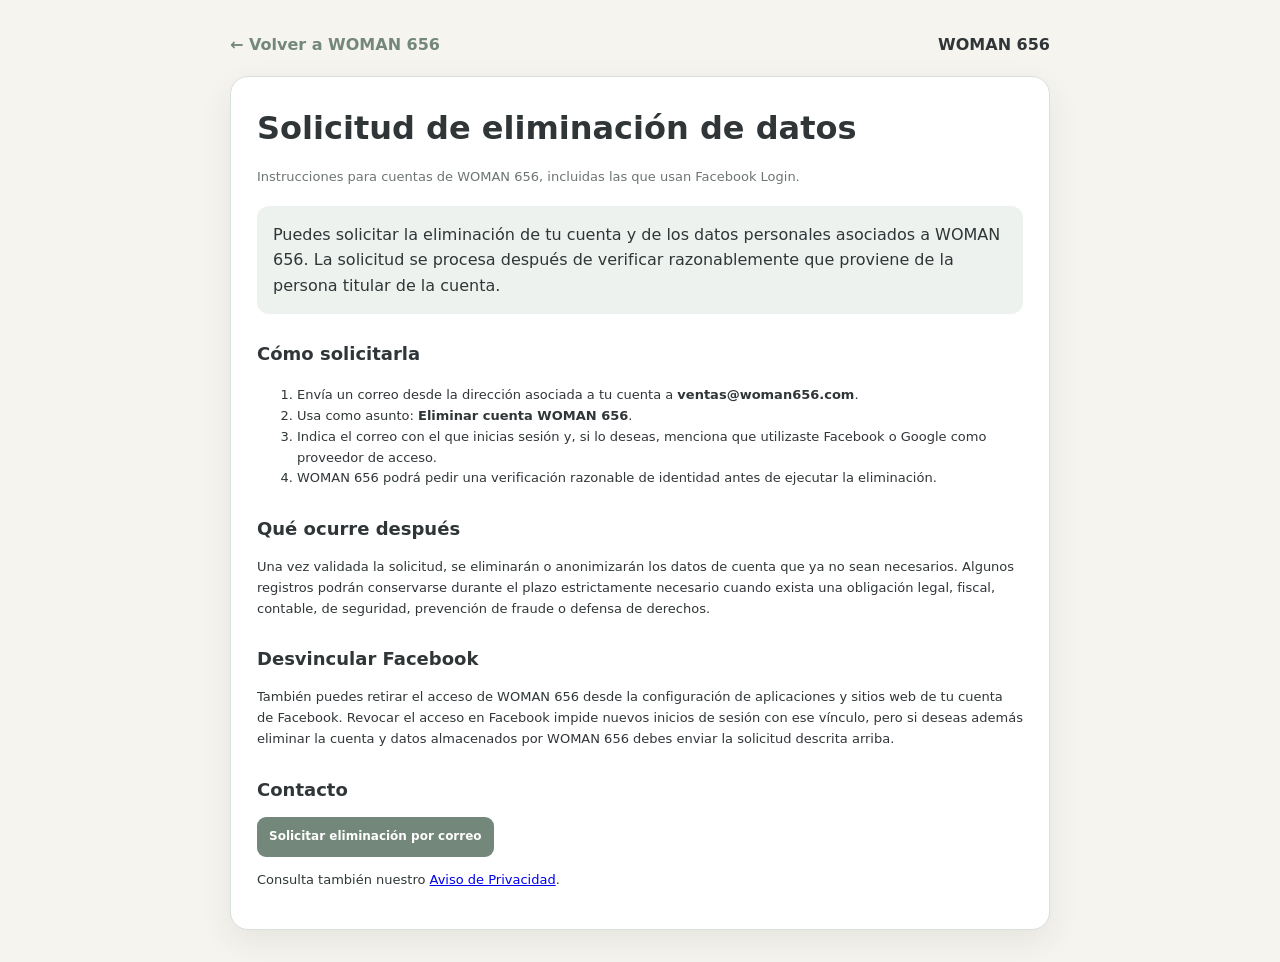
<file: eliminar-datos.html>
<!doctype html>
<html lang="es">
<head>
<meta charset="utf-8">
<meta name="viewport" content="width=device-width,initial-scale=1">
<title>Eliminación de datos · WOMAN 656</title>
<style>
:root{--bg:#f6f4ef;--card:#fff;--text:#303638;--muted:#6d7474;--border:#d9dfdc;--main:#73877a;--soft:#eef2ef}*{box-sizing:border-box}body{margin:0;background:var(--bg);color:var(--text);font-family:Inter,system-ui,-apple-system,"Segoe UI",sans-serif;line-height:1.6}.wrap{width:min(820px,94vw);margin:32px auto}.top{display:flex;justify-content:space-between;gap:12px;align-items:center;margin-bottom:18px}.top a{color:var(--main);font-weight:800;text-decoration:none}.card{background:var(--card);border:1px solid var(--border);border-radius:18px;padding:26px;box-shadow:0 12px 32px rgba(44,52,52,.08)}h1{margin:0 0 8px}h2{font-size:18px;margin:26px 0 8px}p,li{font-size:13px}.muted{color:var(--muted)}.summary{background:var(--soft);padding:16px;border-radius:12px;margin:18px 0}.contact a{display:inline-flex;padding:10px 12px;border-radius:9px;background:var(--main);color:#fff;text-decoration:none;font-weight:800;font-size:12px}@media(max-width:600px){.card{padding:18px}}
</style>
</head>
<body>
<div class="wrap">
  <div class="top"><a href="/">← Volver a WOMAN 656</a><strong>WOMAN 656</strong></div>
  <main class="card">
    <h1>Solicitud de eliminación de datos</h1>
    <p class="muted">Instrucciones para cuentas de WOMAN 656, incluidas las que usan Facebook Login.</p>

    <div class="summary">Puedes solicitar la eliminación de tu cuenta y de los datos personales asociados a WOMAN 656. La solicitud se procesa después de verificar razonablemente que proviene de la persona titular de la cuenta.</div>

    <h2>Cómo solicitarla</h2>
    <ol>
      <li>Envía un correo desde la dirección asociada a tu cuenta a <strong>ventas@woman656.com</strong>.</li>
      <li>Usa como asunto: <strong>Eliminar cuenta WOMAN 656</strong>.</li>
      <li>Indica el correo con el que inicias sesión y, si lo deseas, menciona que utilizaste Facebook o Google como proveedor de acceso.</li>
      <li>WOMAN 656 podrá pedir una verificación razonable de identidad antes de ejecutar la eliminación.</li>
    </ol>

    <h2>Qué ocurre después</h2>
    <p>Una vez validada la solicitud, se eliminarán o anonimizarán los datos de cuenta que ya no sean necesarios. Algunos registros podrán conservarse durante el plazo estrictamente necesario cuando exista una obligación legal, fiscal, contable, de seguridad, prevención de fraude o defensa de derechos.</p>

    <h2>Desvincular Facebook</h2>
    <p>También puedes retirar el acceso de WOMAN 656 desde la configuración de aplicaciones y sitios web de tu cuenta de Facebook. Revocar el acceso en Facebook impide nuevos inicios de sesión con ese vínculo, pero si deseas además eliminar la cuenta y datos almacenados por WOMAN 656 debes enviar la solicitud descrita arriba.</p>

    <h2>Contacto</h2>
    <p class="contact"><a href="mailto:ventas@woman656.com?subject=Eliminar%20cuenta%20WOMAN%20656">Solicitar eliminación por correo</a></p>
    <p>Consulta también nuestro <a href="privacidad.html">Aviso de Privacidad</a>.</p>
  </main>
</div>
</body>
</html>
</file>
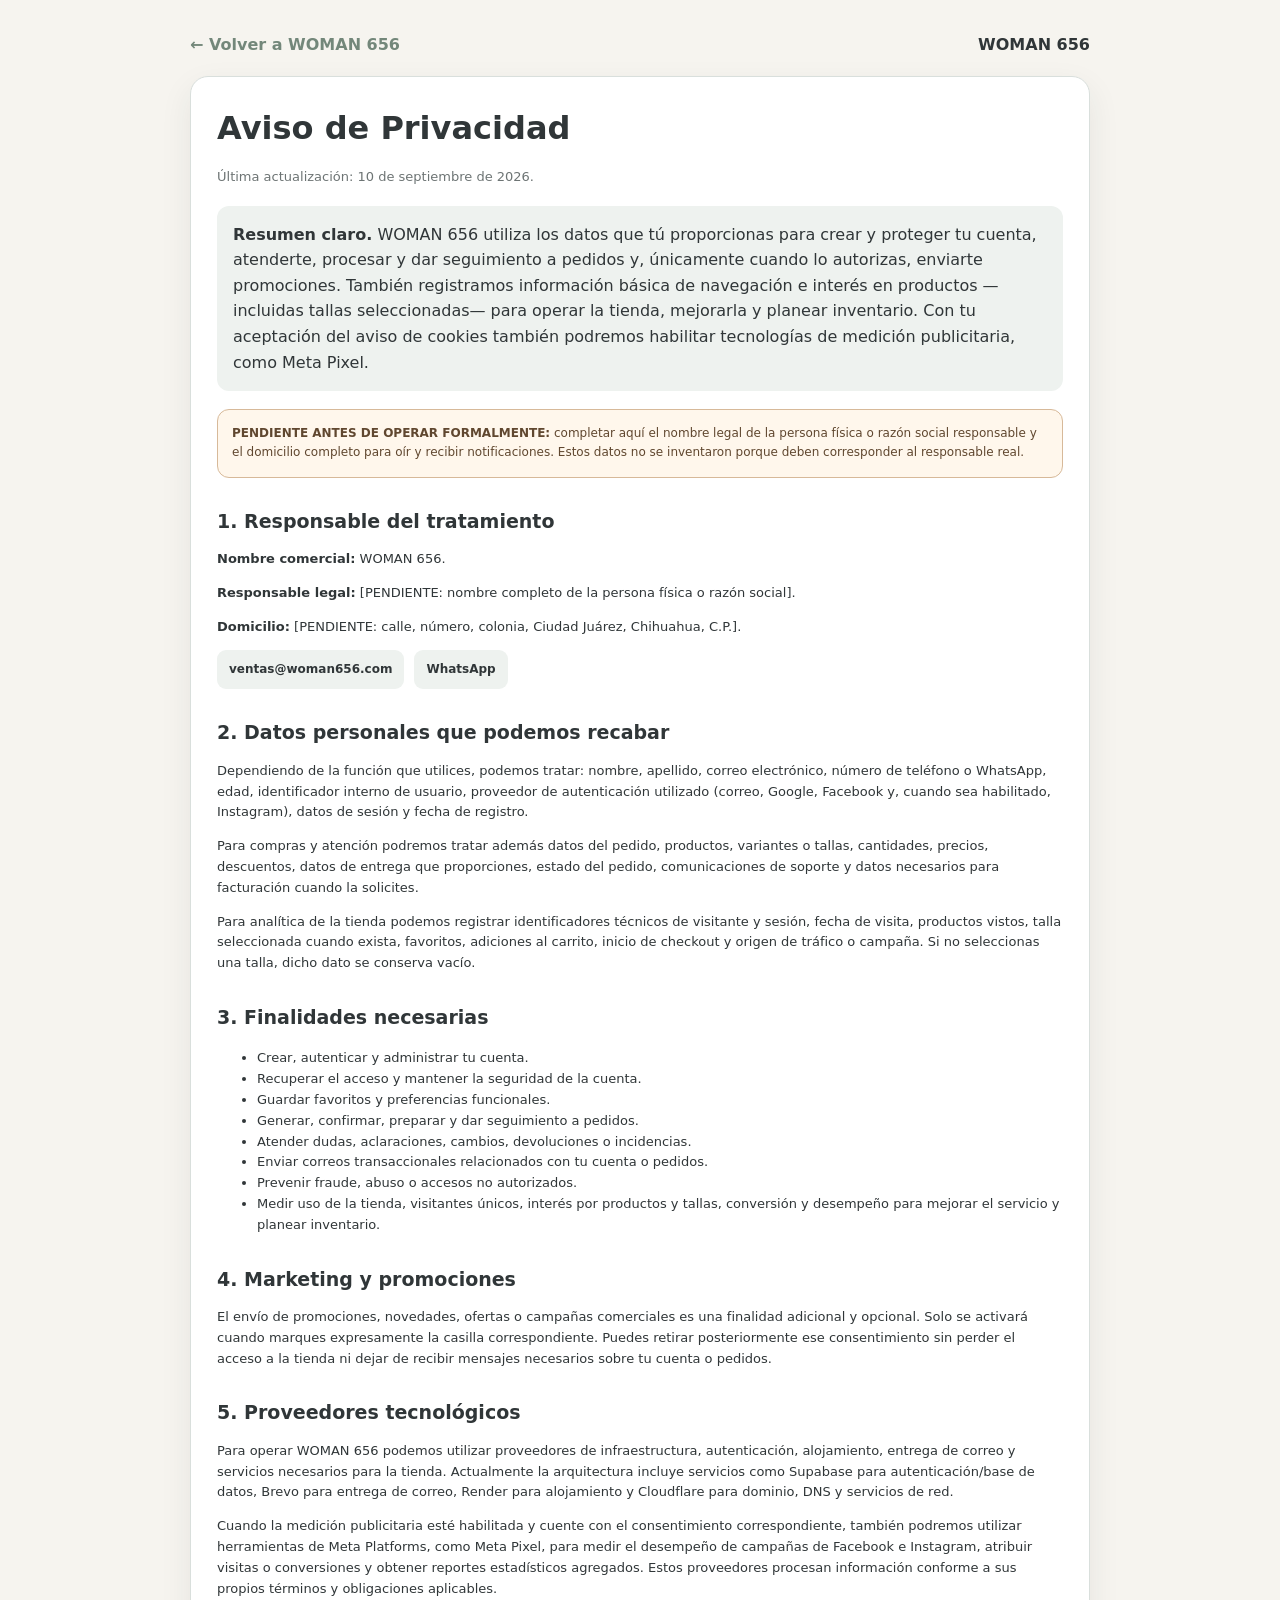
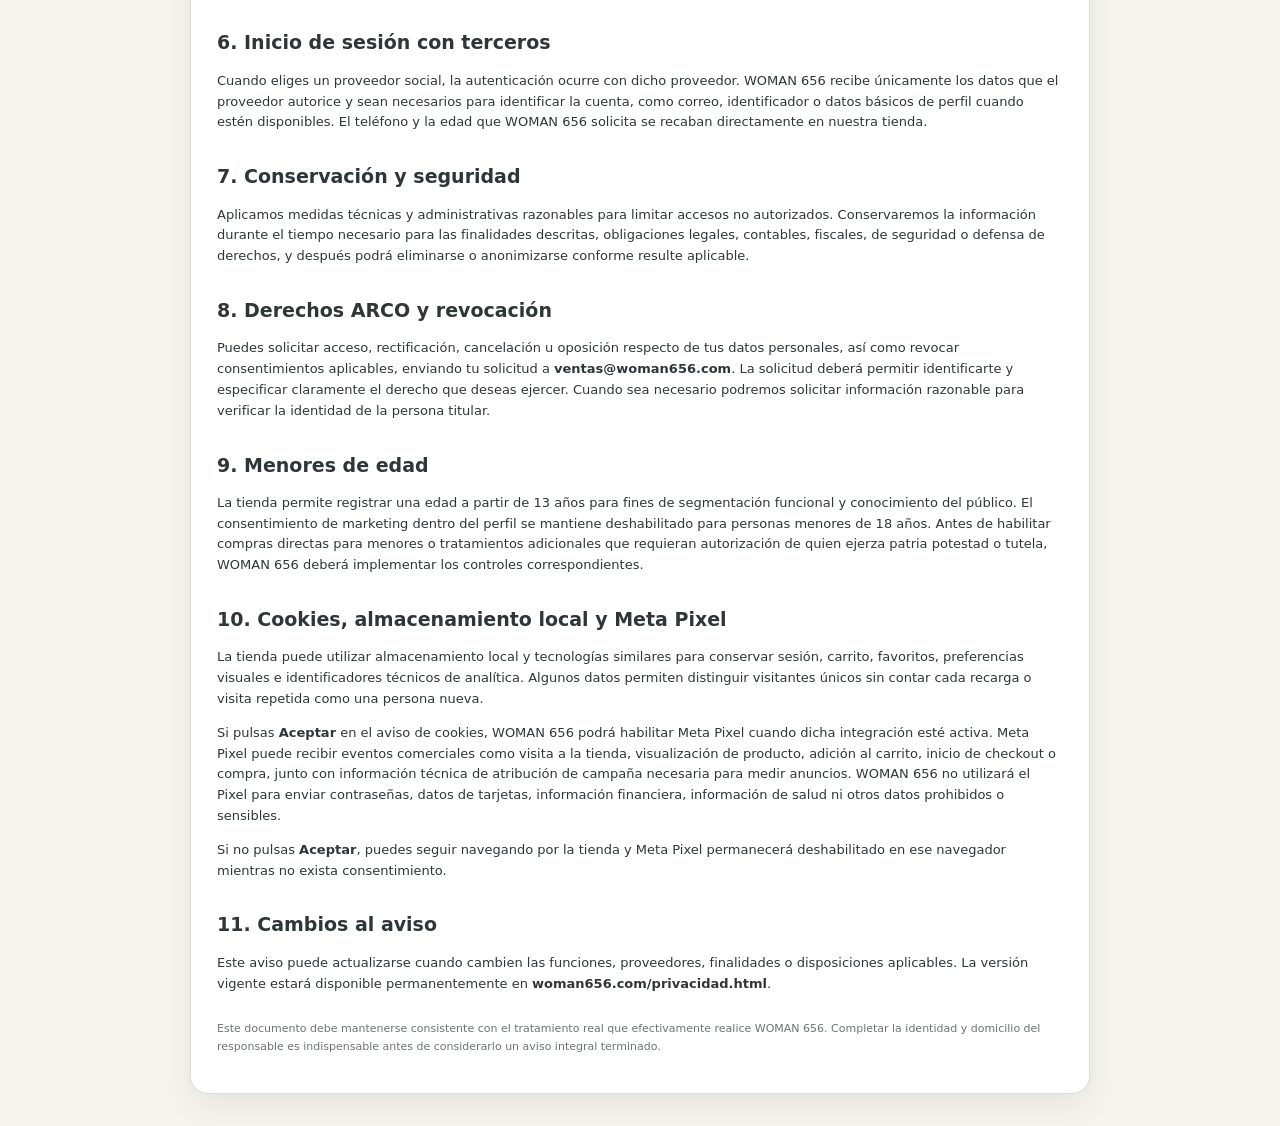
<file: privacidad.html>
<!doctype html>
<html lang="es">
<head>
<meta charset="utf-8">
<meta name="viewport" content="width=device-width,initial-scale=1">
<title>Aviso de Privacidad · WOMAN 656</title>
<style>
:root{--bg:#f6f4ef;--card:#fff;--text:#303638;--muted:#6d7474;--border:#d9dfdc;--main:#73877a;--soft:#eef2ef;--warn:#8b6746}*{box-sizing:border-box}body{margin:0;background:var(--bg);color:var(--text);font-family:Inter,system-ui,-apple-system,"Segoe UI",sans-serif;line-height:1.6}.wrap{width:min(900px,94vw);margin:32px auto}.top{display:flex;justify-content:space-between;gap:12px;align-items:center;margin-bottom:18px}.top a{color:var(--main);font-weight:800;text-decoration:none}.card{background:var(--card);border:1px solid var(--border);border-radius:18px;padding:26px;box-shadow:0 12px 32px rgba(44,52,52,.08)}h1{margin:0 0 8px}h2{font-size:19px;margin:28px 0 8px}p,li{font-size:13px}.muted{color:var(--muted)}.summary{background:var(--soft);padding:16px;border-radius:12px;margin:18px 0}.pending{border:1px solid #d7b999;background:#fff7ec;color:#60472f;border-radius:12px;padding:14px;margin:18px 0;font-size:12px}.contact{display:flex;gap:10px;flex-wrap:wrap;margin-top:12px}.contact a{padding:10px 12px;border-radius:9px;background:var(--soft);color:var(--text);text-decoration:none;font-weight:800;font-size:12px}.legal{font-size:11px;color:var(--muted);margin-top:26px}@media(max-width:600px){.card{padding:18px}}
</style>
</head>
<body>
<div class="wrap">
  <div class="top"><a href="/">← Volver a WOMAN 656</a><strong>WOMAN 656</strong></div>
  <main class="card">
    <h1>Aviso de Privacidad</h1>
    <p class="muted">Última actualización: 10 de septiembre de 2026.</p>

    <div class="summary"><strong>Resumen claro.</strong> WOMAN 656 utiliza los datos que tú proporcionas para crear y proteger tu cuenta, atenderte, procesar y dar seguimiento a pedidos y, únicamente cuando lo autorizas, enviarte promociones. También registramos información básica de navegación e interés en productos —incluidas tallas seleccionadas— para operar la tienda, mejorarla y planear inventario. Con tu aceptación del aviso de cookies también podremos habilitar tecnologías de medición publicitaria, como Meta Pixel.</div>

    <div class="pending"><strong>PENDIENTE ANTES DE OPERAR FORMALMENTE:</strong> completar aquí el nombre legal de la persona física o razón social responsable y el domicilio completo para oír y recibir notificaciones. Estos datos no se inventaron porque deben corresponder al responsable real.</div>

    <h2>1. Responsable del tratamiento</h2>
    <p><strong>Nombre comercial:</strong> WOMAN 656.</p>
    <p><strong>Responsable legal:</strong> [PENDIENTE: nombre completo de la persona física o razón social].</p>
    <p><strong>Domicilio:</strong> [PENDIENTE: calle, número, colonia, Ciudad Juárez, Chihuahua, C.P.].</p>
    <div class="contact"><a href="mailto:ventas@woman656.com">ventas@woman656.com</a><a href="https://wa.me/5216567770986" target="_blank" rel="noopener">WhatsApp</a></div>

    <h2>2. Datos personales que podemos recabar</h2>
    <p>Dependiendo de la función que utilices, podemos tratar: nombre, apellido, correo electrónico, número de teléfono o WhatsApp, edad, identificador interno de usuario, proveedor de autenticación utilizado (correo, Google, Facebook y, cuando sea habilitado, Instagram), datos de sesión y fecha de registro.</p>
    <p>Para compras y atención podremos tratar además datos del pedido, productos, variantes o tallas, cantidades, precios, descuentos, datos de entrega que proporciones, estado del pedido, comunicaciones de soporte y datos necesarios para facturación cuando la solicites.</p>
    <p>Para analítica de la tienda podemos registrar identificadores técnicos de visitante y sesión, fecha de visita, productos vistos, talla seleccionada cuando exista, favoritos, adiciones al carrito, inicio de checkout y origen de tráfico o campaña. Si no seleccionas una talla, dicho dato se conserva vacío.</p>

    <h2>3. Finalidades necesarias</h2>
    <ul><li>Crear, autenticar y administrar tu cuenta.</li><li>Recuperar el acceso y mantener la seguridad de la cuenta.</li><li>Guardar favoritos y preferencias funcionales.</li><li>Generar, confirmar, preparar y dar seguimiento a pedidos.</li><li>Atender dudas, aclaraciones, cambios, devoluciones o incidencias.</li><li>Enviar correos transaccionales relacionados con tu cuenta o pedidos.</li><li>Prevenir fraude, abuso o accesos no autorizados.</li><li>Medir uso de la tienda, visitantes únicos, interés por productos y tallas, conversión y desempeño para mejorar el servicio y planear inventario.</li></ul>

    <h2>4. Marketing y promociones</h2>
    <p>El envío de promociones, novedades, ofertas o campañas comerciales es una finalidad adicional y opcional. Solo se activará cuando marques expresamente la casilla correspondiente. Puedes retirar posteriormente ese consentimiento sin perder el acceso a la tienda ni dejar de recibir mensajes necesarios sobre tu cuenta o pedidos.</p>

    <h2>5. Proveedores tecnológicos</h2>
    <p>Para operar WOMAN 656 podemos utilizar proveedores de infraestructura, autenticación, alojamiento, entrega de correo y servicios necesarios para la tienda. Actualmente la arquitectura incluye servicios como Supabase para autenticación/base de datos, Brevo para entrega de correo, Render para alojamiento y Cloudflare para dominio, DNS y servicios de red.</p>
    <p>Cuando la medición publicitaria esté habilitada y cuente con el consentimiento correspondiente, también podremos utilizar herramientas de Meta Platforms, como Meta Pixel, para medir el desempeño de campañas de Facebook e Instagram, atribuir visitas o conversiones y obtener reportes estadísticos agregados. Estos proveedores procesan información conforme a sus propios términos y obligaciones aplicables.</p>

    <h2>6. Inicio de sesión con terceros</h2>
    <p>Cuando eliges un proveedor social, la autenticación ocurre con dicho proveedor. WOMAN 656 recibe únicamente los datos que el proveedor autorice y sean necesarios para identificar la cuenta, como correo, identificador o datos básicos de perfil cuando estén disponibles. El teléfono y la edad que WOMAN 656 solicita se recaban directamente en nuestra tienda.</p>

    <h2>7. Conservación y seguridad</h2>
    <p>Aplicamos medidas técnicas y administrativas razonables para limitar accesos no autorizados. Conservaremos la información durante el tiempo necesario para las finalidades descritas, obligaciones legales, contables, fiscales, de seguridad o defensa de derechos, y después podrá eliminarse o anonimizarse conforme resulte aplicable.</p>

    <h2>8. Derechos ARCO y revocación</h2>
    <p>Puedes solicitar acceso, rectificación, cancelación u oposición respecto de tus datos personales, así como revocar consentimientos aplicables, enviando tu solicitud a <strong>ventas@woman656.com</strong>. La solicitud deberá permitir identificarte y especificar claramente el derecho que deseas ejercer. Cuando sea necesario podremos solicitar información razonable para verificar la identidad de la persona titular.</p>

    <h2>9. Menores de edad</h2>
    <p>La tienda permite registrar una edad a partir de 13 años para fines de segmentación funcional y conocimiento del público. El consentimiento de marketing dentro del perfil se mantiene deshabilitado para personas menores de 18 años. Antes de habilitar compras directas para menores o tratamientos adicionales que requieran autorización de quien ejerza patria potestad o tutela, WOMAN 656 deberá implementar los controles correspondientes.</p>

    <h2>10. Cookies, almacenamiento local y Meta Pixel</h2>
    <p>La tienda puede utilizar almacenamiento local y tecnologías similares para conservar sesión, carrito, favoritos, preferencias visuales e identificadores técnicos de analítica. Algunos datos permiten distinguir visitantes únicos sin contar cada recarga o visita repetida como una persona nueva.</p>
    <p>Si pulsas <strong>Aceptar</strong> en el aviso de cookies, WOMAN 656 podrá habilitar Meta Pixel cuando dicha integración esté activa. Meta Pixel puede recibir eventos comerciales como visita a la tienda, visualización de producto, adición al carrito, inicio de checkout o compra, junto con información técnica de atribución de campaña necesaria para medir anuncios. WOMAN 656 no utilizará el Pixel para enviar contraseñas, datos de tarjetas, información financiera, información de salud ni otros datos prohibidos o sensibles.</p>
    <p>Si no pulsas <strong>Aceptar</strong>, puedes seguir navegando por la tienda y Meta Pixel permanecerá deshabilitado en ese navegador mientras no exista consentimiento.</p>

    <h2>11. Cambios al aviso</h2>
    <p>Este aviso puede actualizarse cuando cambien las funciones, proveedores, finalidades o disposiciones aplicables. La versión vigente estará disponible permanentemente en <strong>woman656.com/privacidad.html</strong>.</p>

    <p class="legal">Este documento debe mantenerse consistente con el tratamiento real que efectivamente realice WOMAN 656. Completar la identidad y domicilio del responsable es indispensable antes de considerarlo un aviso integral terminado.</p>
  </main>
</div>
</body>
</html>
</file>
